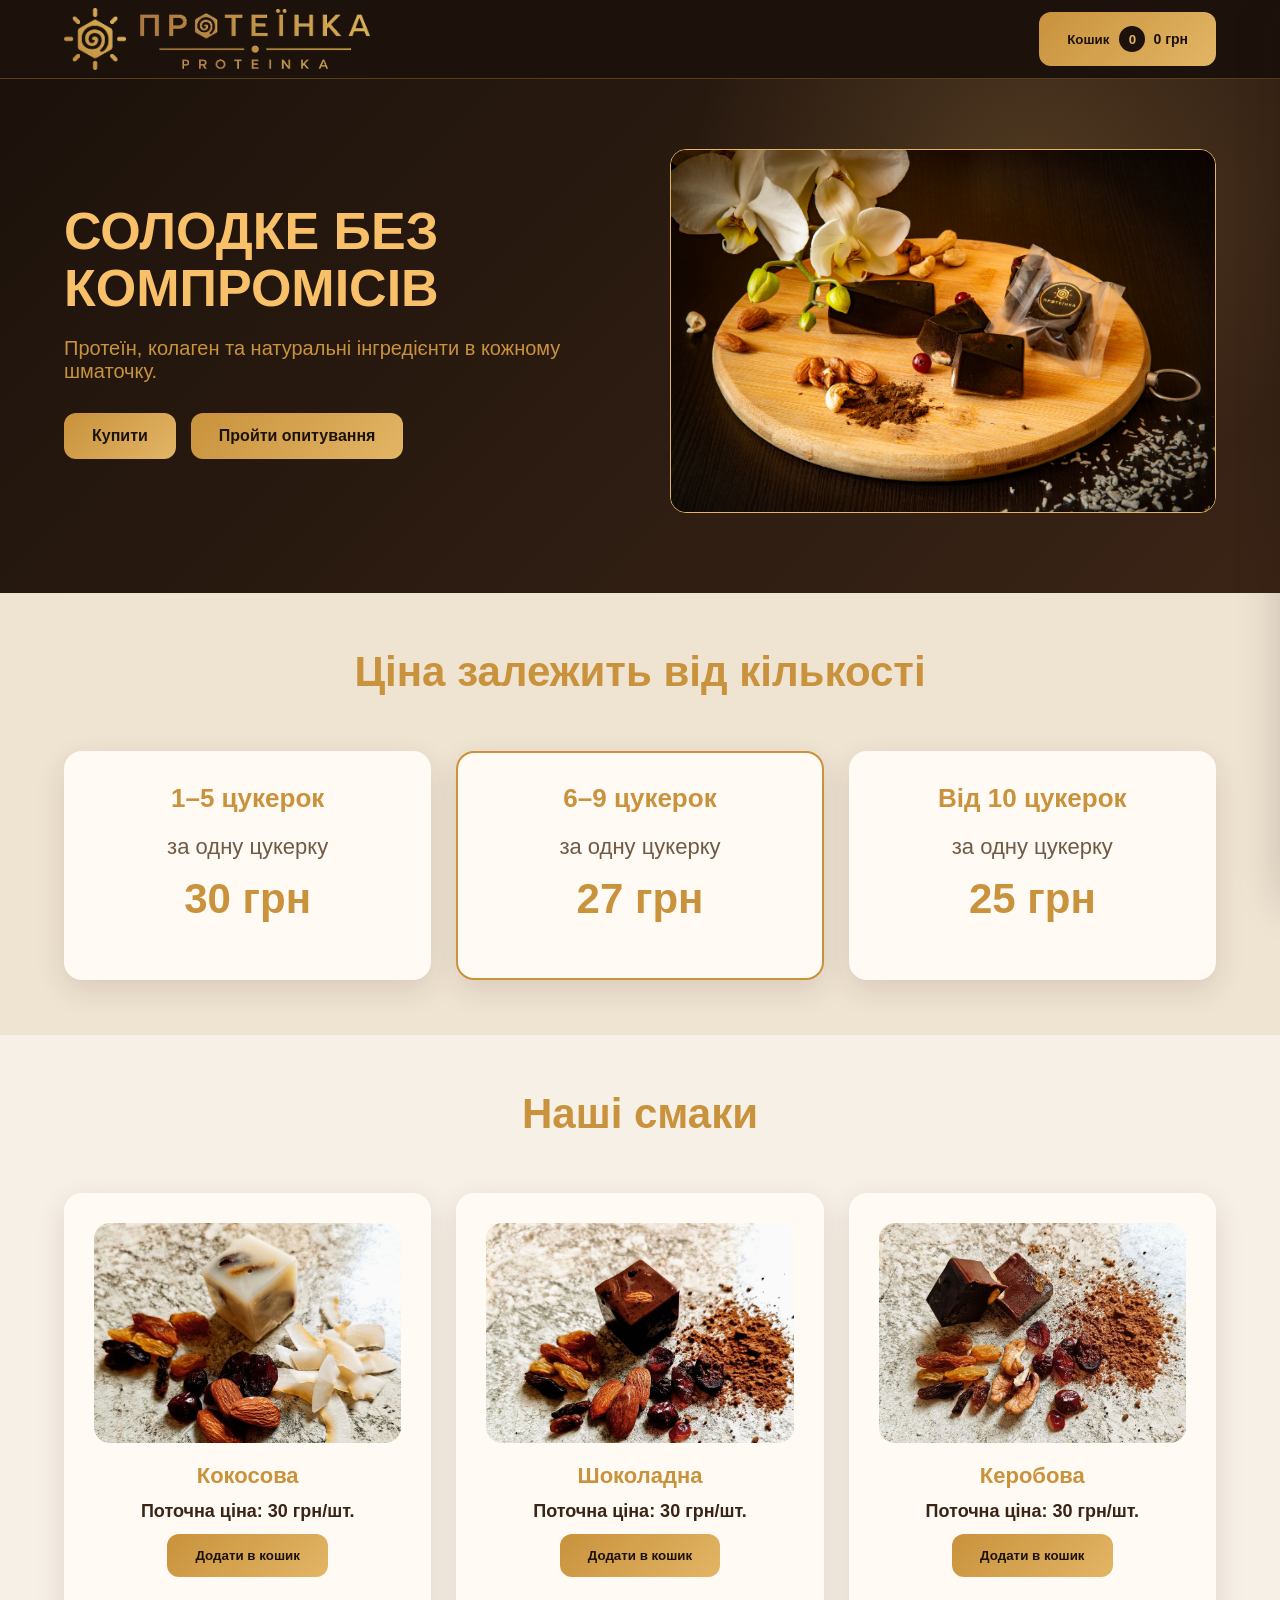
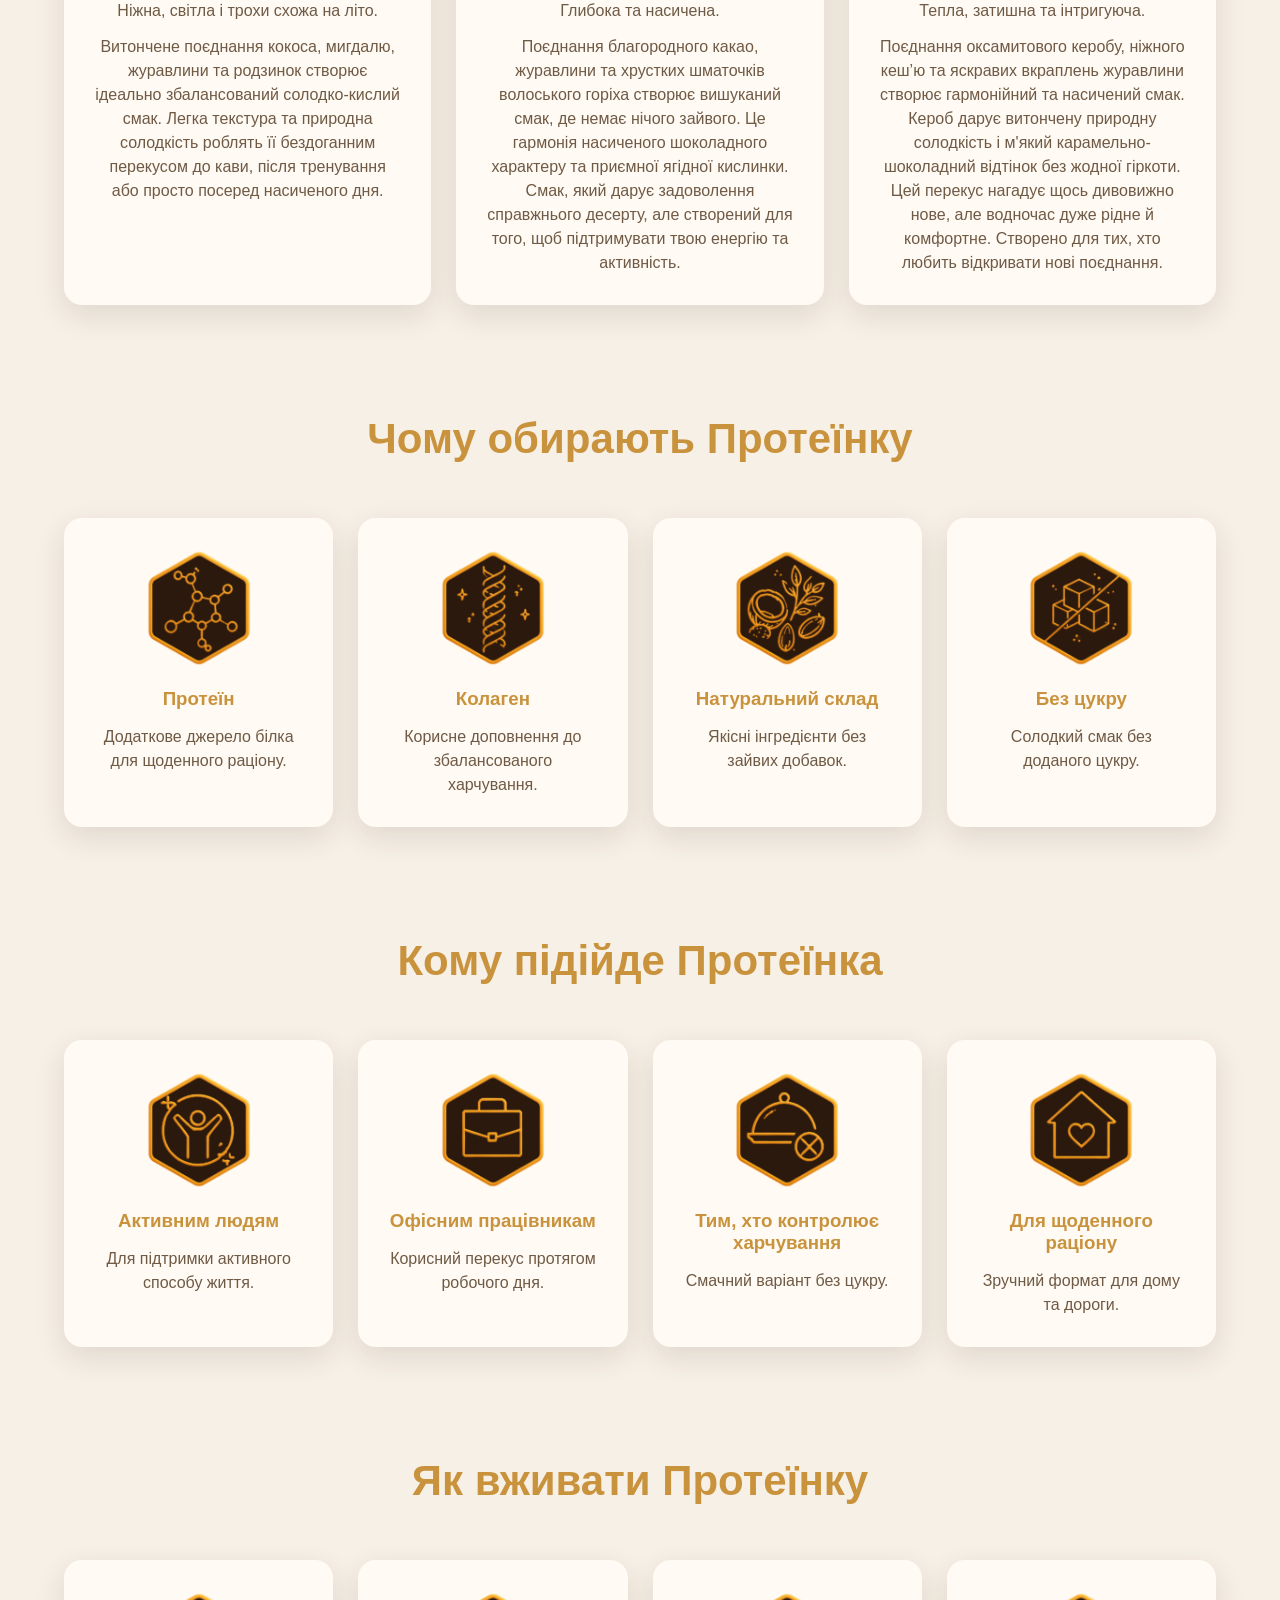
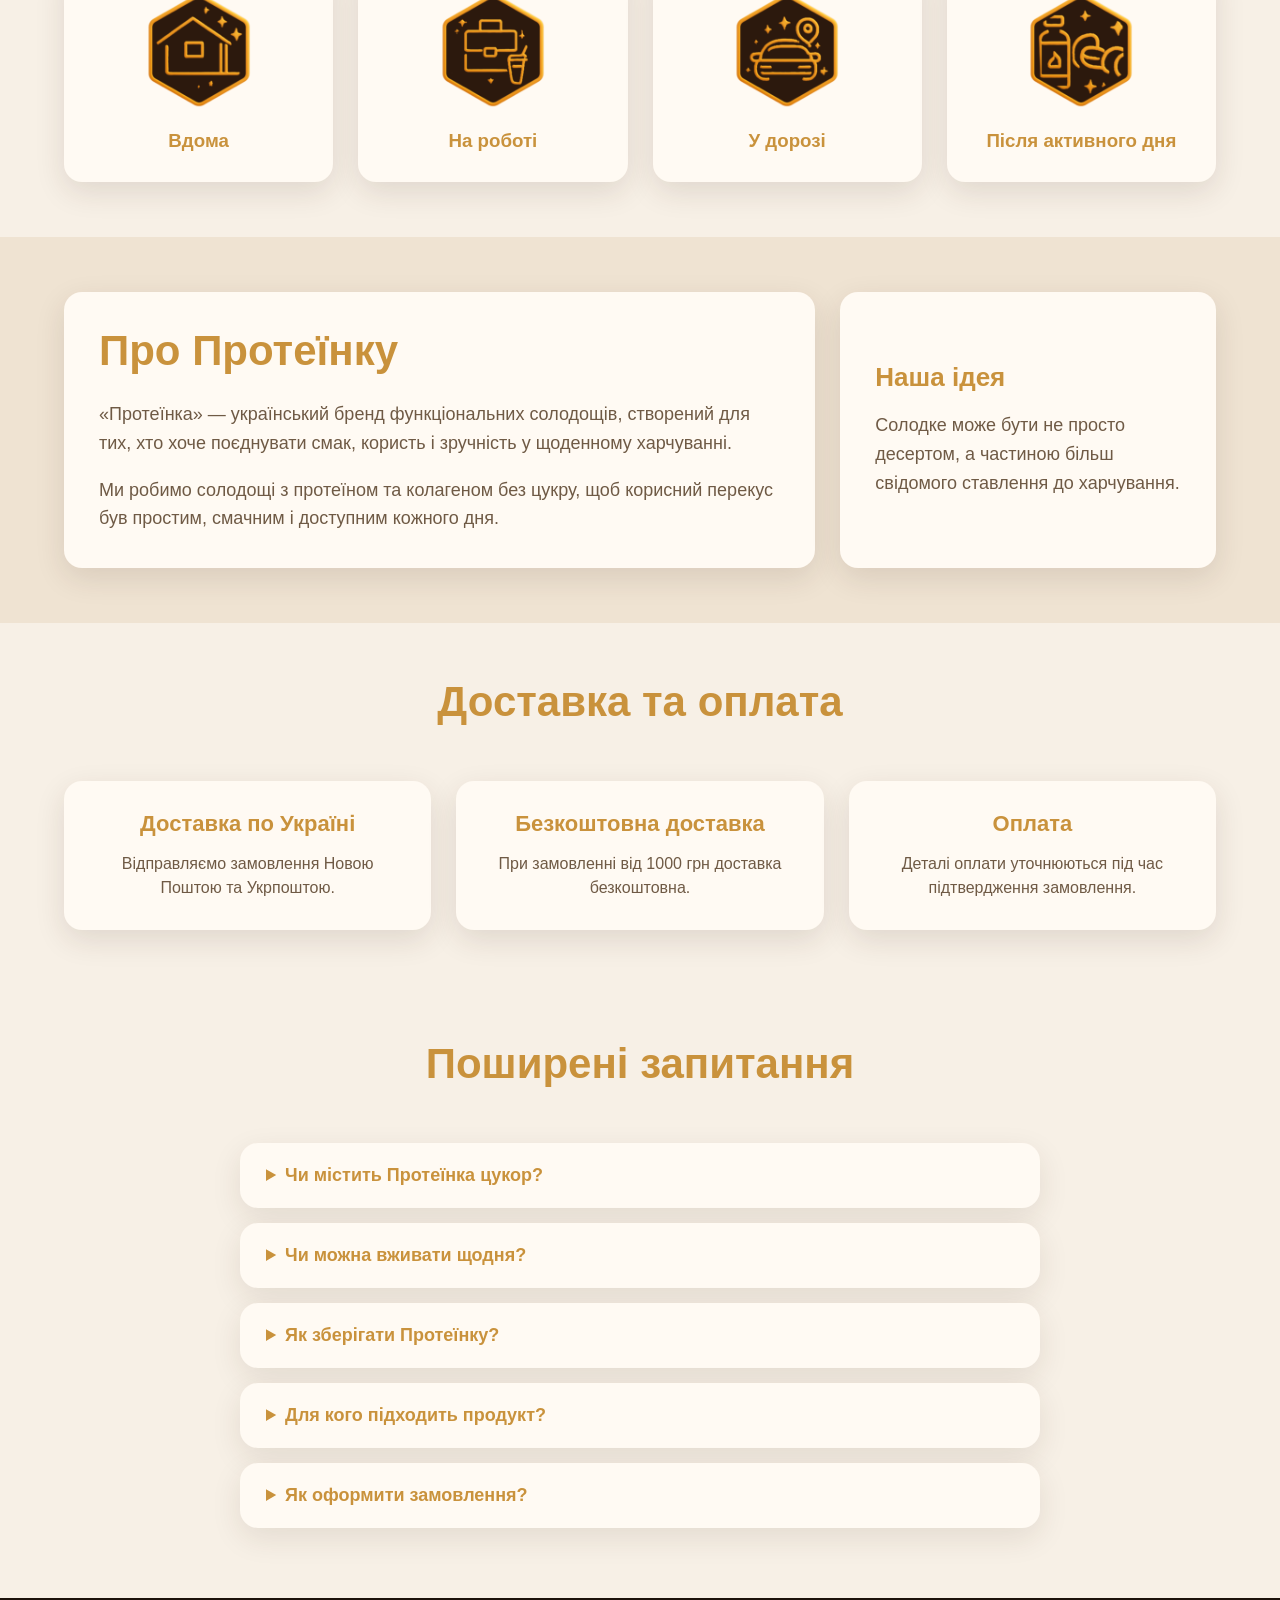
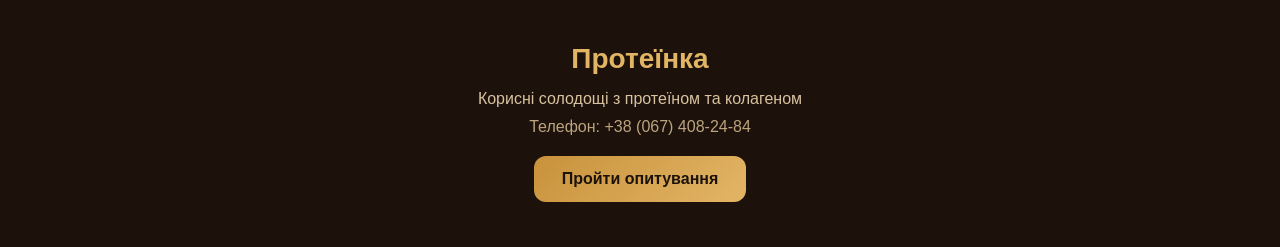
<file: index.html>
<!DOCTYPE html>
<html lang="uk">
<head>
    <meta charset="UTF-8">
    <meta name="viewport" content="width=device-width, initial-scale=1.0">
    <title>Протеїнка</title>
    <link rel="stylesheet" href="css/style.css?v=3">
</head>
<body>

<header class="header">
    <div class="container header-inner">
        <a href="#" class="logo">
            <div class="logo-wrap">
                <img src="images/logo_sun.svg" class="logo-sun" alt="">
                <img src="images/logo_text.svg" class="logo-text" alt="Протеїнка">
            </div>
        </a>

        <button type="button" class="btn cart-button" data-cart-open aria-controls="cartDrawer" aria-expanded="false">
            <span class="cart-label">Кошик</span>
            <span class="cart-compact">
                <span class="cart-count" aria-label="Кількість товарів">0</span>
                <span class="cart-header-total">0 грн</span>
            </span>
        </button>
    </div>
</header>

<main>

<section class="hero">
    <div class="container hero-content">

        <div class="hero-text">
            <h1>СОЛОДКЕ БЕЗ КОМПРОМІСІВ</h1>

            <p>
                Протеїн, колаген та натуральні інгредієнти в кожному шматочку.
            </p>

            <div class="hero-buttons">

            <a href="#flavors" class="btn hero-btn">
                Купити
            </a>

            <a href="survey.html" class="btn hero-btn">
                Пройти опитування
            </a>

        </div>
        </div>

        <div class="hero-image">
            <div class="image-box image-box-main">
                <img src="images/product-main.jpg" alt="Набір Протеїнка">
                <span>Фото набору</span>
            </div>
        </div>

    </div>
</section>

<section class="packs" id="pricing">
    <div class="container">

        <h2>Ціна залежить від кількості</h2>

        <div class="packs-grid">

            <div class="pack-card">
                <h3>1–5 цукерок</h3>
                <div class="count">за одну цукерку</div>
                <div class="price">30 грн</div>
            </div>

            <div class="pack-card popular">
                <h3>6–9 цукерок</h3>
                <div class="count">за одну цукерку</div>
                <div class="price">27 грн</div>
            </div>

            <div class="pack-card">
                <h3>Від 10 цукерок</h3>
                <div class="count">за одну цукерку</div>
                <div class="price">25 грн</div>
            </div>

        </div>

    </div>
</section>

<section class="flavors" id="flavors">
    <div class="container">

        <h2>Наші смаки</h2>

        <div class="flavors-grid">

            <div class="flavor-card">
                <div class="image-box flavor-image">
                    <img src="images/flavor-1.jpg" alt="Смак №1">
                    <span>Фото смаку</span>
                </div>
                <h3>Кокосова</h3>
                <div class="flavor-buy">
                    <div class="flavor-price">Поточна ціна: 30 грн/шт.</div>
                    <button type="button" class="btn add-to-cart" data-flavor="Кокосова">Додати в кошик</button>
                </div>

                    <p>
                        Ніжна, світла і трохи схожа на літо.
                    </p>
                    <p>
                        Витончене поєднання кокоса, мигдалю, журавлини та родзинок створює ідеально збалансований солодко-кислий смак. 
                        Легка текстура та природна солодкість роблять її бездоганним перекусом до кави, 
                        після тренування або просто посеред насиченого дня.
                    </p>

            </div>

            <div class="flavor-card">
                <div class="image-box flavor-image">
                    <img src="images/flavor-2.jpg" alt="Смак №2">
                    <span>Фото смаку</span>
                </div>
                <h3>Шоколадна</h3>
                <div class="flavor-buy">
                    <div class="flavor-price">Поточна ціна: 30 грн/шт.</div>
                    <button type="button" class="btn add-to-cart" data-flavor="Шоколадна">Додати в кошик</button>
                </div>

                    <p>
                        Глибока та насичена.
                    </p>
                    <p>
                        Поєднання благородного какао, журавлини та хрустких шматочків волоського горіха створює вишуканий смак, 
                        де немає нічого зайвого. Це гармонія насиченого шоколадного характеру та приємної ягідної кислинки.
                        Смак, який дарує задоволення справжнього десерту, але створений для того, щоб підтримувати твою енергію та активність.
                    </p>

            </div>

            <div class="flavor-card">
                <div class="image-box flavor-image">
                    <img src="images/flavor-3.jpg" alt="Смак №3">
                    <span>Фото смаку</span>
                </div>
                <h3>Керобова</h3>
                <div class="flavor-buy">
                    <div class="flavor-price">Поточна ціна: 30 грн/шт.</div>
                    <button type="button" class="btn add-to-cart" data-flavor="Керобова">Додати в кошик</button>
                </div>

                    <p>
                        Тепла, затишна та інтригуюча.
                    </p>
                    <p>
                        Поєднання оксамитового керобу, ніжного кеш’ю та яскравих вкраплень журавлини створює гармонійний та насичений смак. 
                        Кероб дарує витончену природну солодкість і м'який карамельно-шоколадний відтінок без жодної гіркоти. 
                        Цей перекус нагадує щось дивовижно нове, але водночас дуже рідне й комфортне.
                        Створено для тих, хто любить відкривати нові поєднання.
                    </p>

            </div>

        </div>

    </div>
</section>

<section class="benefits">
    <div class="container">

        <h2>Чому обирають Протеїнку</h2>

        <div class="benefits-grid">

            <div class="benefit-card">
                <img src=images/ico/protein.png>
                <h3>Протеїн</h3>
                <p>Додаткове джерело білка для щоденного раціону.</p>
            </div>

            <div class="benefit-card">
                <img src=images/ico/kolagen.png>
                <h3>Колаген</h3>
                <p>Корисне доповнення до збалансованого харчування.</p>
            </div>

            <div class="benefit-card">
                <img src=images/ico/nature.png>
                <h3>Натуральний склад</h3>
                <p>Якісні інгредієнти без зайвих добавок.</p>
            </div>

            <div class="benefit-card">
                <img src=images/ico/nosugar.png>
                <h3>Без цукру</h3>
                <p>Солодкий смак без доданого цукру.</p>
            </div>

        </div>

    </div>
</section>

<section class="audience">
    <div class="container">

        <h2>Кому підійде Протеїнка</h2>

        <div class="audience-grid">

            <div class="audience-card">
                <img src=images/ico/people.png>
                <h3>Активним людям</h3>
                <p>Для підтримки активного способу життя.</p>
            </div>

            <div class="audience-card">
                <img src=images/ico/ofice.png>
                <h3>Офісним працівникам</h3>
                <p>Корисний перекус протягом робочого дня.</p>
            </div>

            <div class="audience-card">
                <img src=images/ico/diet.png>
                <h3>Тим, хто контролює харчування</h3>
                <p>Смачний варіант без цукру.</p>
            </div>

            <div class="audience-card">
                <img src=images/ico/every_day.png>
                <h3>Для щоденного раціону</h3>
                <p>Зручний формат для дому та дороги.</p>
            </div>

        </div>

    </div>
</section>



<section class="usage">
    <div class="container">

        <h2>Як вживати Протеїнку</h2>

        <div class="usage-grid">

            <div class="usage-card">
                <img src=images/ico/house.png>
                
                <h3>Вдома</h3>
            </div>

            <div class="usage-card">
                <img src=images/ico/work.png>
                
                <h3>На роботі</h3>
            </div>

            <div class="usage-card">
                <img src=images/ico/road.png>
                
                <h3>У дорозі</h3>
            </div>

            <div class="usage-card">
                <img src=images/ico/activ.png>
                
                <h3>Після активного дня</h3>
            </div>

        </div>

    </div>
</section>

<section class="about">
    <div class="container about-content">

        <div class="about-text">
            <h2>Про Протеїнку</h2>

            <p>
                «Протеїнка» — український бренд функціональних солодощів, створений для тих,
                хто хоче поєднувати смак, користь і зручність у щоденному харчуванні.
            </p>

            <p>
                Ми робимо солодощі з протеїном та колагеном без цукру, щоб корисний
                перекус був простим, смачним і доступним кожного дня.
            </p>
        </div>

        <div class="about-card">
            <h3>Наша ідея</h3>

            <p>
                Солодке може бути не просто десертом, а частиною більш свідомого ставлення
                до харчування.
            </p>
        </div>

    </div>
</section>

<section class="delivery">
    <div class="container">

        <h2>Доставка та оплата</h2>

        <div class="delivery-grid">

            <div class="delivery-card">
                <h3>Доставка по Україні</h3>
                <p>Відправляємо замовлення Новою Поштою та Укрпоштою.</p>
            </div>

            <div class="delivery-card">
                <h3>Безкоштовна доставка</h3>
                <p>При замовленні від 1000 грн доставка безкоштовна.</p>
            </div>

            <div class="delivery-card">
                <h3>Оплата</h3>
                <p>Деталі оплати уточнюються під час підтвердження замовлення.</p>
            </div>

        </div>

    </div>
</section>

<section class="faq">
    <div class="container">

        <h2>Поширені запитання</h2>

        <div class="faq-list">

            <details class="faq-item">
                <summary>Чи містить Протеїнка цукор?</summary>
                <p>Продукт створений як корисна альтернатива звичайним солодощам без цукру.</p>
            </details>

            <details class="faq-item">
                <summary>Чи можна вживати щодня?</summary>
                <p>Так, Протеїнка підходить для щоденного перекусу як частина збалансованого харчування.</p>
            </details>

            <details class="faq-item">
                <summary>Як зберігати Протеїнку?</summary>
                <p>Зберігайте у сухому прохолодному місці, подалі від прямих сонячних променів.</p>
            </details>

            <details class="faq-item">
                <summary>Для кого підходить продукт?</summary>
                <p>Для активних людей, офісних працівників та всіх, хто шукає смачний і корисний перекус.</p>
            </details>

            <details class="faq-item">
                <summary>Як оформити замовлення?</summary>
                <p>Додайте улюблені смаки до кошика, вкажіть ім’я та телефон — ми зв’яжемося з вами для уточнення деталей.</p>
            </details>

        </div>

    </div>
</section>

</main>

<div class="cart-overlay" data-cart-close hidden></div>

<aside class="cart-drawer" id="cartDrawer" aria-labelledby="cartTitle" aria-hidden="true">
    <div class="cart-drawer-header">
        <div>
            <h2 id="cartTitle">Кошик</h2>
        </div>
        <button type="button" class="cart-close" data-cart-close aria-label="Закрити кошик">×</button>
    </div>

    <div class="cart-drawer-body">
        <div class="cart-empty">
            <strong>Кошик порожній</strong>
            <span>Оберіть смак і додайте хоча б одну цукерку.</span>
            <button type="button" class="btn" data-cart-continue>Обрати смаки</button>
        </div>

        <div class="cart-content" hidden>
            <form class="order-form cart-view inline-order-form" novalidate>
                <div class="cart-items-scroll">
                    <div class="cart-items" aria-live="polite"></div>

                    <div class="inline-contact-fields">
                        <h3>Контактні дані</h3>
                        <input type="text" name="name" placeholder="Ваше ім’я" autocomplete="name" required>
                        <input type="tel" name="phone" placeholder="Ваш телефон" autocomplete="tel" required>
                    </div>
                </div>

                <div class="cart-footer">
                    <div class="order-summary">
                        <div class="cart-pricing"></div>
                        <div class="cart-hint"></div>
                        <div class="summary-total">Разом: 0 грн</div>
                    </div>

                    <div class="cart-actions">
                        <button type="submit" class="btn">Надіслати заявку</button>
                        <button type="button" class="continue-shopping" data-cart-continue>Продовжити покупки</button>
                    </div>
                </div>
            </form>
        </div>
    </div>
</aside>

<div class="cart-toast" role="status" aria-live="polite" hidden></div>

<footer class="footer">
    <div class="container">

        <div class="footer-logo">
            Протеїнка
        </div>

        <div class="footer-text">
            Корисні солодощі з протеїном та колагеном
        </div>

        <div class="footer-contacts">
            Телефон: +38 (067) 408-24-84
        </div>

        <div class="footer-survey">
    <a href="survey.html" class="btn">
        Пройти опитування
    </a>
</div>

    </div>
</footer>

<script src="js/main.js"></script>

</body>
</html>
</file>
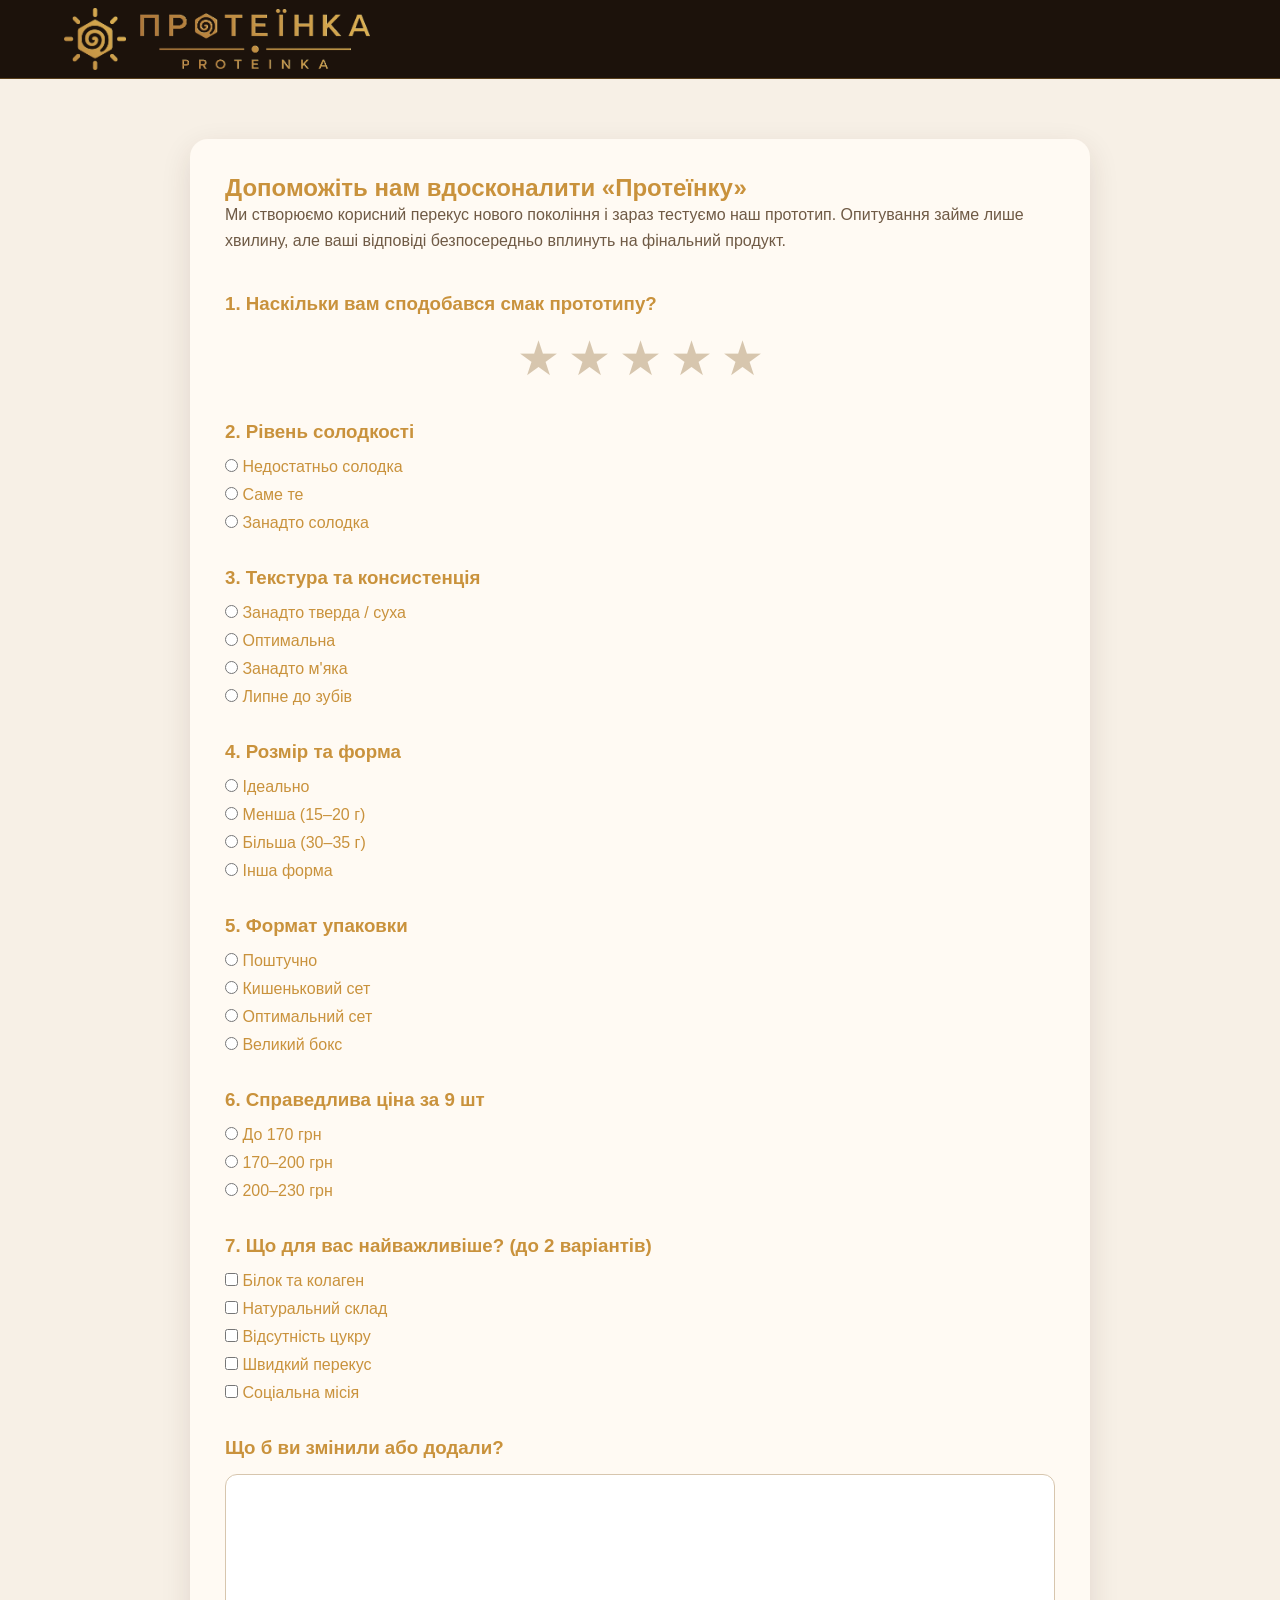
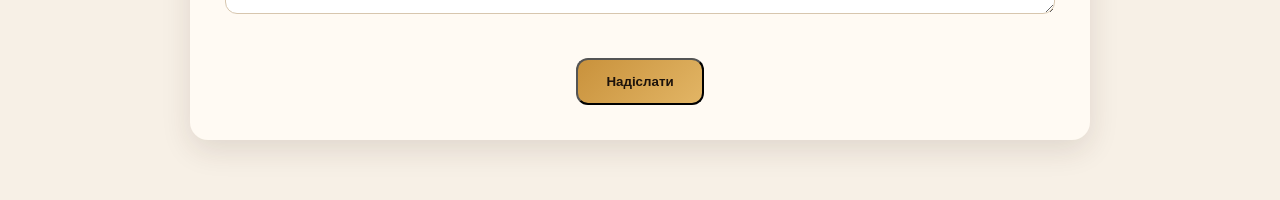
<file: survey.html>
<!DOCTYPE html>
<html lang="uk">
<head>
<meta charset="UTF-8">
<meta name="viewport" content="width=device-width, initial-scale=1.0">
<title>Опитування | Протеїнка</title>

<link rel="stylesheet" href="css/style.css?v=3">

<style>
.survey-section{
    padding:60px 0;
}

.survey-form{
    max-width:900px;
    margin:auto;
    background:var(--card);
    padding:35px;
    border-radius:18px;
    box-shadow:0 10px 30px rgba(58,36,22,.12);
}

.survey-intro{
    margin-bottom:40px;
    color:var(--muted);
    line-height:1.6;
}

.question{
    margin-bottom:35px;
}

.question h3{
    margin-bottom:15px;
}

.option-group{
    display:flex;
    flex-direction:column;
    gap:10px;
}

.option-group label{
    cursor:pointer;
}

.checkbox-group{
    display:flex;
    flex-direction:column;
    gap:10px;
}

textarea{
    width:100%;
    min-height:140px;
    padding:15px;
    border:1px solid #d7c6ae;
    border-radius:12px;
    resize:vertical;
}

.submit-wrap{
    text-align:center;
    margin-top:40px;
}

.success-message{
    display:none;
    text-align:center;
    margin-top:20px;
    color:green;
    font-weight:bold;
}
</style>

</head>
<body>

<header class="header">
    <div class="container">
        <div class="header-inner">

            <a href="index.html" class="logo">
                <div class="logo-wrap">
                    <img src="images/logo_sun.svg" class="logo-sun" alt="">
                    <img src="images/logo_text.svg" class="logo-text" alt="">
                </div>
            </a>

        </div>
    </div>
</header>

<section class="survey-section">
<div class="container">

<form id="surveyForm" class="survey-form">

<h2>Допоможіть нам вдосконалити «Протеїнку»</h2>

<p class="survey-intro">
Ми створюємо корисний перекус нового покоління і зараз тестуємо наш прототип.
Опитування займе лише хвилину, але ваші відповіді безпосередньо вплинуть на фінальний продукт.
</p>

<div class="question">
<h3>1. Наскільки вам сподобався смак прототипу?</h3>

<div class="rating">

    <input type="radio" id="star5" name="taste" value="5" required>
    <label for="star5">★</label>

    <input type="radio" id="star4" name="taste" value="4">
    <label for="star4">★</label>

    <input type="radio" id="star3" name="taste" value="3">
    <label for="star3">★</label>

    <input type="radio" id="star2" name="taste" value="2">
    <label for="star2">★</label>

    <input type="radio" id="star1" name="taste" value="1">
    <label for="star1">★</label>

</div>
</div>

<div class="question">
<h3>2. Рівень солодкості</h3>

<div class="option-group">

<label><input type="radio" name="sweetness" value="Недостатньо солодка" required> Недостатньо солодка</label>

<label><input type="radio" name="sweetness" value="Саме те"> Саме те</label>

<label><input type="radio" name="sweetness" value="Занадто солодка"> Занадто солодка</label>

</div>
</div>

<div class="question">
<h3>3. Текстура та консистенція</h3>

<div class="option-group">

<label><input type="radio" name="texture" value="Занадто тверда" required> Занадто тверда / суха</label>

<label><input type="radio" name="texture" value="Оптимальна"> Оптимальна</label>

<label><input type="radio" name="texture" value="Занадто м'яка"> Занадто м'яка</label>

<label><input type="radio" name="texture" value="Липне до зубів"> Липне до зубів</label>

</div>
</div>

<div class="question">
<h3>4. Розмір та форма</h3>

<div class="option-group">

<label><input type="radio" name="size" value="Ідеально" required> Ідеально</label>

<label><input type="radio" name="size" value="Менша"> Менша (15–20 г)</label>

<label><input type="radio" name="size" value="Більша"> Більша (30–35 г)</label>

<label><input type="radio" name="size" value="Інша форма"> Інша форма</label>

</div>
</div>

<div class="question">
<h3>5. Формат упаковки</h3>

<div class="option-group">

<label><input type="radio" name="packaging" value="1 шт" required> Поштучно</label>

<label><input type="radio" name="packaging" value="3 шт"> Кишеньковий сет</label>

<label><input type="radio" name="packaging" value="6 шт"> Оптимальний сет</label>

<label><input type="radio" name="packaging" value="9+ шт"> Великий бокс</label>

</div>
</div>

<div class="question">
<h3>6. Справедлива ціна за 9 шт</h3>

<div class="option-group">

<label><input type="radio" name="price" value="До 150" required> До 170 грн</label>

<label><input type="radio" name="price" value="150-200"> 170–200 грн</label>

<label><input type="radio" name="price" value="200-230"> 200–230 грн</label>

</div>
</div>

<div class="question">
<h3>7. Що для вас найважливіше? (до 2 варіантів)</h3>

<div class="checkbox-group">

<label><input type="checkbox" name="value" value="Білок та колаген"> Білок та колаген</label>

<label><input type="checkbox" name="value" value="Натуральний склад"> Натуральний склад</label>

<label><input type="checkbox" name="value" value="Низький вміст цукру"> Відсутність цукру</label>

<label><input type="checkbox" name="value" value="Швидкий перекус"> Швидкий перекус</label>

<label><input type="checkbox" name="value" value="Соціальна місія"> Соціальна місія</label>

</div>
</div>

<div class="question">
<h3>Що б ви змінили або додали?</h3>

<textarea name="comment"></textarea>
</div>

<div class="submit-wrap">
<button type="submit" class="btn">Надіслати</button>
</div>

</form>

<div id="successMessage" class="success-message">

    <h3>Дякуємо за вашу відповідь ❤️</h3>

    <p style="margin:15px 0;">
        Ваша думка допоможе нам зробити «Протеїнку» ще кращою.
    </p>

    <a href="index.html#flavors" class="btn">
        Перейти до замовлення
    </a>

</div>



</div>
</section>

<script src="js/survey.js"></script>

</body>
</html>
</file>
<file: css/style.css>
*{
    margin:0;
    padding:0;
    box-sizing:border-box;
}

[hidden]{
    display:none !important;
}

:root{
    --dark:#1c120b;
    --brown:#3a2416;
    --brown-light:#5a3923;
    --gold:#c9923c;
    --gold-light:#e2b565;
    --cream:#f7f0e6;
    --cream-dark:#efe3d2;
    --card:#fffaf3;
    --text:#c9923c;
    --muted:#6f5a45;
}

html{
    scroll-behavior:smooth;
}

body{
    font-family:Arial,sans-serif;
    color:var(--text);
    background:var(--cream);
}

.container{
    width:90%;
    max-width:1200px;
    margin:auto;
}

.header{
    position:sticky;
    top:0;
    z-index:1000;
    background:var(--dark);
    padding:8px 0;
    border-bottom:1px solid rgba(201,146,60,0.35);
}

.header-inner{
    display:flex;
    flex-direction:row;
    align-items:center;
    justify-content:space-between;
    gap:24px;
}

.logo{
    display:block;
    text-decoration:none;
}

.logo-wrap{
    display:flex;
    flex-direction:row;
    align-items:center;
    gap:14px;
}

.logo-sun{
    width:62px;
    height:auto;
    display:block;
    animation:sun-spin 60s linear infinite;
}

.logo-text{
    width:230px;
    height:auto;
    display:block;
}

@keyframes sun-spin{
    from{transform:rotate(0deg);}
    to{transform:rotate(360deg);}
}

.btn{
    display:inline-block;
    background:linear-gradient(135deg,var(--gold),var(--gold-light));
    color:var(--dark);
    text-decoration:none;
    padding:14px 28px;
    border-radius:12px;
    font-weight:700;
    transition:0.3s;
}

.btn:hover{
    transform:translateY(-2px);
    box-shadow:0 8px 22px rgba(201,146,60,0.28);
}

.hero{
    padding:70px 0 80px;
    background:
        radial-gradient(circle at 80% 20%, rgba(226,181,101,0.18), transparent 30%),
        linear-gradient(135deg,var(--dark),var(--brown));
    color:white;
}

.hero-content{
    display:flex;
    gap:60px;
    align-items:center;
}

.hero-text{
    flex:1;
    color:#f7c069;
}

.hero-text h1{
    font-size:52px;
    line-height:1.1;
    margin-bottom:20px;
}

.hero-text p{
    font-size:20px;
    margin-bottom:30px;
    color:#c9923c;
}

.hero-image{
    flex:1;
}

.image-box{
    position:relative;
    overflow:hidden;
    background:#eadcc8;
    border-radius:16px;
    display:flex;
    align-items:center;
    justify-content:center;
    color:var(--muted);
}

.image-box img{
    width:100%;
    height:100%;
    display:block;
    object-fit:cover;
}

.image-box img[src] + span{
    display:none;
}

.image-box img:not([src]) + span{
    display:block;
}

.image-box-main{
    aspect-ratio:3/2;
    background:rgba(255,255,255,0.06);
    border:1px solid rgba(226,181,101,1);
    color:var(--gold-light);
}

.benefits,
.audience,
.flavors,
.usage,
.about,
.packs,
.delivery,
.faq,
.order{
    padding:55px 0;
}

#flavors{
    scroll-margin-top:79px;
}

.benefits,
.audience,
.flavors,
.usage,
.delivery,
.faq,
.order{
    background:var(--cream);
}

.about,
.packs{
    background:var(--cream-dark);
}

.benefits h2,
.audience h2,
.flavors h2,
.usage h2,
.packs h2,
.delivery h2,
.faq h2,
.order h2{
    text-align:center;
    font-size:42px;
    margin-bottom:55px;
    color:var(--text);
}

.benefits-grid,
.audience-grid,
.usage-grid{
    display:grid;
    grid-template-columns:repeat(4,1fr);
    gap:25px;
}

.flavors-grid,
.packs-grid,
.delivery-grid{
    display:grid;
    grid-template-columns:repeat(3,1fr);
    gap:25px;
}

.benefit-card,
.audience-card,
.flavor-card,
.usage-card,
.pack-card,
.delivery-card{
    background:var(--card);
    border-radius:18px;
    text-align:center;
    box-shadow:0 10px 30px rgba(58,36,22,0.12);
    transition:0.3s;
}

.benefit-card:hover,
.audience-card:hover,
.flavor-card:hover,
.usage-card:hover,
.pack-card:hover,
.delivery-card:hover{
    transform:translateY(-5px);
    box-shadow:0 16px 36px rgba(58,36,22,0.16);
}

.benefit-card,
.audience-card,
.flavor-card,
.usage-card,
.delivery-card{
    padding:30px;
}

.icon{
    font-size:48px;
    margin-bottom:20px;
}

.benefit-card h3,
.audience-card h3{
    margin-bottom:15px;
}

.benefit-card p,
.audience-card p,
.delivery-card p{
    color:var(--muted);
    line-height:1.5;
}

.benefit-card img,
.audience-card img,
.usage-card img{
    width:70%;
    max-width:120px;
    height:auto;
    display:block;
    margin:0 auto 20px;
}

.flavor-image{
    height:220px;
    margin-bottom:20px;
}

.flavor-card h3{
    font-size:22px;
}

.flavor-card p{
    color:var(--muted);
    line-height:1.5;
}

.flavor-card .add-to-cart{
    margin-top:0;
    border:none;
    cursor:pointer;
}

.flavor-card .add-to-cart.in-cart{
    background:var(--dark);
    color:var(--gold-light);
}

.usage-number{
    width:60px;
    height:60px;
    margin:0 auto 20px;
    border-radius:50%;
    background:linear-gradient(135deg,var(--gold),var(--gold-light));
    display:flex;
    align-items:center;
    justify-content:center;
    font-size:24px;
    font-weight:bold;
    color:var(--dark);
}

.about-content{
    display:grid;
    grid-template-columns:2fr 1fr;
    gap:25px;
    align-items:stretch;
}

.about-text,
.about-card{
    background:var(--card);
    border-radius:18px;
    padding:35px;
    box-shadow:0 10px 30px rgba(58,36,22,0.12);
}

.about-text h2{
    font-size:42px;
    margin-bottom:25px;
}

.about-text p,
.about-card p{
    color:var(--muted);
    line-height:1.6;
    font-size:18px;
}

.about-text p + p{
    margin-top:18px;
}

.about-card{
    display:flex;
    flex-direction:column;
    justify-content:center;
}

.about-card h3{
    font-size:26px;
    margin-bottom:18px;
}

.pack-card{
    min-height:220px;
    padding:30px;
    display:flex;
    flex-direction:column;
    justify-content:center;
    align-items:center;
}

.pack-card h3{
    font-size:26px;
    margin-bottom:20px;
}

.count{
    font-size:22px;
    margin-bottom:15px;
    color:var(--muted);
}

.price{
    font-size:42px;
    font-weight:bold;
    margin-bottom:25px;
}

.popular{
    border:2px solid var(--gold);
}

.badge{
    background:linear-gradient(135deg,var(--gold),var(--gold-light));
    color:var(--dark);
    padding:6px 12px;
    border-radius:20px;
    font-size:14px;
    font-weight:700;
    margin-bottom:15px;
}

.delivery-card h3{
    font-size:22px;
    margin-bottom:15px;
}

.faq-list{
    max-width:800px;
    margin:auto;
}

.faq-item{
    background:var(--card);
    border-radius:18px;
    margin-bottom:15px;
    box-shadow:0 10px 30px rgba(58,36,22,0.10);
    overflow:hidden;
}

.faq-item summary{
    padding:22px 26px;
    cursor:pointer;
    font-weight:700;
    font-size:18px;
}

.faq-item p{
    padding:0 26px 22px;
    color:var(--muted);
    line-height:1.6;
}

.faq-item[open] summary{
    color:var(--gold);
}

.order h2{
    margin-bottom:20px;
}

.order-text{
    max-width:600px;
    margin:0 auto 40px;
    text-align:center;
    font-size:20px;
    color:var(--muted);
    line-height:1.5;
}

.order-form{
    max-width:500px;
    margin:auto;
    display:flex;
    flex-direction:column;
    gap:15px;
}

.order-form > input,
.order-form > select{
    width:100%;
    padding:16px;
    border:1px solid #d7c6ae;
    border-radius:12px;
    background:var(--card);
    font-size:16px;
    color:var(--text);
}

.order-form > input:focus,
.order-form > select:focus{
    outline:none;
    border-color:var(--gold);
    box-shadow:0 0 0 3px rgba(201,146,60,0.18);
}

.order-form button{
    border:none;
    cursor:pointer;
}

.footer{
    background:var(--dark);
    color:white;
    padding:45px 0;
    text-align:center;
}

.footer-logo{
    font-size:28px;
    font-weight:bold;
    margin-bottom:15px;
    color:var(--gold-light);
}

.footer-text{
    color:#d8c2a0;
    margin-bottom:10px;
}

.footer-contacts{
    color:#bda47e;
}

.order-constructor{
    background:var(--card);
    border-radius:18px;
    padding:25px;
    box-shadow:0 10px 30px rgba(58,36,22,0.12);
}

.order-constructor h3{
    margin-bottom:20px;
    text-align:center;
}

.constructor-table{
    display:flex;
    flex-direction:column;
    gap:10px;
    margin-bottom:25px;
}

.constructor-row{
    display:grid;
    grid-template-columns:1.2fr 1fr 1fr 1fr;
    gap:10px;
    align-items:center;
}

.constructor-head{
    font-weight:700;
    color:var(--text);
}

.constructor-row input{
    width:100%;
    padding:12px;
    border:1px solid #d7c6ae;
    border-radius:10px;
    background:white;
    text-align:center;
    font-size:16px;
}

.order-summary{
    border-top:1px solid #d7c6ae;
    padding-top:20px;
}

.summary-list{
    color:var(--muted);
    line-height:1.6;
    margin-bottom:15px;
}

.summary-total{
    font-size:22px;
    font-weight:700;
    color:var(--text);
    text-align:center;
}

.footer-survey{
    margin-top:20px;
}

.footer-survey a{
    color:var(--gold);
    font-weight:700;
    text-decoration:none;
    transition:.3s;
}

.footer-survey a:hover{
    opacity:.8;
}

.footer-survey .btn{
    color:var(--dark);
}

.rating{
    display:flex;
    flex-direction:row-reverse;
    justify-content:center;
    gap:8px;
}

.rating input{
    display:none;
}

.rating label{
    font-size:48px;
    color:#d7c6ae;
    cursor:pointer;
    transition:.2s;
}

.rating label:hover,
.rating label:hover ~ label{
    color:var(--gold);
}

.rating input:checked ~ label{
    color:var(--gold);
}

.hero-buttons{
    display:flex;
    gap:15px;
    flex-wrap:wrap;
}

.order-form input:focus {
    outline: none;
    border-color: var(--gold);
    box-shadow: 0 0 0 3px rgba(201, 146, 60, 0.18);
}

.order-constructor {
    scroll-margin-top: 220px;
}

.order-form > input {
    scroll-margin-top: 220px;
}

.header {
    transition: transform 0.35s ease;
}

.header.header-hidden {
    transform: translateY(-100%);
}

@media(max-width:768px){

    #flavors{
        scroll-margin-top:59px;
    }

    .header-inner{
        flex-direction:row;
        gap:10px;
    }

    .header .btn{
        width:auto;
        text-align:center;
    }

    .logo{
        min-width:0;
    }

    .logo-wrap{
        width:auto;
        flex-direction:row;
        gap:8px;
    }

    .logo-sun{
        width:40px;
        height:auto;
    }

    .logo-text{
        width:min(38vw, 160px);
        max-width:none;
        height:auto;
    }

    .cart-button{
        padding:10px 14px;
    }

    .cart-header-total{
        display:none;
    }

    .hero{
        padding:45px 0;
    }

    .hero-content{
        flex-direction:column;
        gap:35px;
    }

    .hero-image{
        order:1;
        width:100%;
    }

    .hero-text{
        order:2;
        width:100%;
    }
    .hero-text h1{
        font-size:36px;
    }

    .hero-text p{
        font-size:18px;
    }

    .image-box-main{
        aspect-ratio:3/2;
        height:auto;
    }

    .benefits h2,
    .audience h2,
    .flavors h2,
    .usage h2,
    .packs h2,
    .delivery h2,
    .faq h2,
    .order h2{
        font-size:34px;
        margin-bottom:40px;
    }

    .benefits-grid,
    .audience-grid,
    .flavors-grid,
    .usage-grid,
    .packs-grid,
    .delivery-grid{
        grid-template-columns:1fr;
    }

    .benefit-card img,
    .audience-card img,
    .usage-card img{
        width:30%;
        max-width:100px;
        height:auto;
    }

    .about-content{
        grid-template-columns:1fr;
    }

    .about-text h2{
        font-size:34px;
    }

    .order-constructor{
        padding:18px;
    }

    .constructor-table{
        gap:8px;
    }

    .constructor-row{
        grid-template-columns:1.15fr 0.85fr 0.85fr 0.85fr;
        gap:6px;
        align-items:center;
    }

    .constructor-head{
        display:grid;
        font-size:14px;
    }

    .constructor-row > div{
        font-size:14px;
        font-weight:700;
    }

    .constructor-row input{
        padding:10px 6px;
        font-size:15px;
        border-radius:10px;
        text-align:center;
    }

    .hero-buttons{
        flex-direction:column;
        width:100%;
    }

    .hero-buttons .btn{
        width:100%;
        text-align:center;
    }

}

.flavor-card{
    display:flex;
    flex-direction:column;
}

.flavor-card p + p{
    margin-top:12px;
}

.flavor-buy{
    padding:12px 0 22px;
}

.flavor-price{
    margin-bottom:12px;
    color:var(--brown);
    font-size:18px;
    font-weight:700;
}

.cart-button{
    border:none;
    display:flex;
    align-items:center;
    gap:10px;
    cursor:pointer;
}

.cart-compact{
    display:flex;
    align-items:center;
    gap:8px;
}

.cart-count{
    min-width:26px;
    height:26px;
    padding:0 7px;
    border-radius:13px;
    display:inline-flex;
    align-items:center;
    justify-content:center;
    background:var(--dark);
    color:var(--gold-light);
}

.cart-header-total{
    font-size:14px;
    white-space:nowrap;
}

body.cart-is-open{
    overflow:hidden;
}

.cart-overlay{
    position:fixed;
    inset:0;
    z-index:1100;
    background:rgba(28,18,11,.58);
    opacity:0;
    visibility:hidden;
    transition:opacity .3s ease, visibility .3s ease;
}

.cart-overlay.is-visible{
    opacity:1;
    visibility:visible;
}

.cart-toast{
    position:fixed;
    left:50%;
    bottom:24px;
    z-index:1300;
    max-width:calc(100% - 32px);
    padding:13px 20px;
    border-radius:12px;
    background:var(--dark);
    color:var(--gold-light);
    box-shadow:0 10px 30px rgba(28,18,11,.28);
    font-weight:700;
    text-align:center;
    opacity:0;
    transform:translate(-50%, 15px);
    transition:opacity .25s ease, transform .25s ease;
}

.cart-toast.is-visible{
    opacity:1;
    transform:translate(-50%, 0);
}

.cart-drawer{
    position:fixed;
    top:0;
    right:0;
    z-index:1200;
    width:min(460px, 100%);
    height:100vh;
    height:100dvh;
    display:flex;
    flex-direction:column;
    background:var(--cream);
    box-shadow:-18px 0 45px rgba(28,18,11,.22);
    transform:translateX(105%);
    transition:transform .32s ease;
}

.cart-drawer.is-open{
    transform:translateX(0);
}

.cart-drawer-header{
    display:flex;
    align-items:center;
    justify-content:space-between;
    gap:20px;
    min-height:79px;
    padding:20px 22px;
    border-bottom:1px solid #d7c6ae;
    background:var(--cream);
    color:var(--text);
}

.cart-drawer-header h2{
    font-size:28px;
}

.cart-eyebrow{
    margin-bottom:4px;
    color:#d8c2a0;
    font-size:13px;
    letter-spacing:.08em;
    text-transform:uppercase;
}

.cart-close{
    width:38px;
    height:38px;
    flex:0 0 auto;
    border:1px solid var(--gold);
    border-radius:50%;
    background:transparent;
    color:var(--gold);
    font-size:28px;
    line-height:1;
    cursor:pointer;
}

.cart-drawer-body{
    flex:1;
    min-height:0;
    overflow:hidden;
}

.cart-empty{
    height:100%;
    padding:24px;
    display:flex;
    flex-direction:column;
    align-items:center;
    justify-content:center;
    gap:14px;
    color:var(--muted);
    text-align:center;
    line-height:1.5;
}

.cart-empty strong{
    color:var(--brown);
    font-size:25px;
}

.cart-empty .btn{
    margin-top:10px;
    border:none;
    cursor:pointer;
}

.cart-items{
    display:flex;
    flex-direction:column;
}

.cart-content,
.cart-view{
    height:100%;
}

.cart-view{
    display:flex;
    flex-direction:column;
}

.cart-items-scroll{
    flex:1;
    min-height:0;
    overflow-y:auto;
    padding:8px 22px 0;
}

.cart-item{
    display:grid;
    grid-template-columns:58px minmax(0, 1fr) auto;
    align-items:center;
    gap:11px;
    padding:12px 0;
    border-bottom:1px solid #d7c6ae;
}

.cart-item-image{
    width:58px;
    height:58px;
    border-radius:10px;
    object-fit:cover;
}

.cart-item-details{
    min-width:0;
    display:flex;
    flex-direction:column;
    align-items:flex-start;
    gap:4px;
}

.cart-item-name{
    color:var(--brown);
    font-size:16px;
}

.cart-item-price{
    color:var(--muted);
    font-size:14px;
}

.cart-remove{
    border:none;
    border-bottom:1px solid currentColor;
    background:transparent;
    color:var(--muted);
    font-size:12px;
    cursor:pointer;
}

.quantity-controls{
    display:flex;
    align-items:center;
    gap:6px;
}

.quantity-button{
    width:30px;
    height:30px;
    border:1px solid var(--gold);
    border-radius:50%;
    background:white;
    color:var(--brown);
    font-size:19px;
    line-height:1;
    cursor:pointer;
}

.quantity-value{
    min-width:20px;
    text-align:center;
    color:var(--brown);
    font-weight:700;
}

.order-summary{
    margin-top:0;
    padding:12px 14px;
    border:none;
    border-radius:14px;
    background:var(--cream-dark);
}

.cart-pricing{
    color:var(--muted);
    text-align:center;
    margin-bottom:5px;
    font-size:14px;
}

.cart-hint{
    color:var(--gold);
    text-align:center;
    line-height:1.4;
    margin-bottom:7px;
    font-size:14px;
}

.cart-footer{
    flex:0 0 auto;
    padding:12px 22px 16px;
    border-top:1px solid #d7c6ae;
    background:var(--card);
    box-shadow:0 -8px 22px rgba(58,36,22,.06);
}

.cart-actions{
    display:flex;
    flex-direction:column;
    gap:9px;
    margin-top:10px;
}

.cart-actions .btn{
    width:100%;
    border:none;
    text-align:center;
    cursor:pointer;
}

.continue-shopping{
    border:none;
    background:transparent;
    color:var(--muted);
    font-weight:700;
    text-decoration:underline;
    cursor:pointer;
}

.inline-order-form{
    max-width:none;
    width:100%;
    height:100%;
    margin:0;
    gap:0;
}

.inline-contact-fields{
    display:flex;
    flex-direction:column;
    gap:10px;
    padding:18px 0 20px;
}

.inline-contact-fields h3{
    color:var(--brown);
    font-size:20px;
}

.inline-contact-fields input{
    width:100%;
    padding:13px 14px;
    border:1px solid #d7c6ae;
    border-radius:11px;
    background:var(--card);
    color:var(--brown);
    font-size:16px;
}

.inline-contact-fields input:focus{
    outline:none;
    border-color:var(--gold);
    box-shadow:0 0 0 3px rgba(201,146,60,.18);
}

.inline-order-form{
    border:none;
}

@media(max-width:768px){
    .cart-drawer-header{
        min-height:59px;
        padding-top:10px;
        padding-bottom:10px;
    }

    .quantity-controls{
        gap:7px;
    }

    .quantity-button{
        width:46px;
        height:46px;
        font-size:27px;
    }
}

@media(max-width:520px){
    .cart-label,
    .cart-header-total{
        display:none;
    }

    .cart-button{
        flex:0 0 auto;
        gap:6px;
        padding:9px 12px;
    }

    .cart-button::before{
        content:"🛒";
        font-size:18px;
    }

    .cart-drawer-header{
        padding-left:18px;
        padding-right:18px;
    }

    .cart-items-scroll{
        padding-left:16px;
        padding-right:16px;
    }

    .cart-footer{
        padding:10px 16px 14px;
    }

    .cart-item{
        grid-template-columns:50px minmax(0, 1fr) auto;
        gap:8px;
    }

    .cart-item-image{
        width:50px;
        height:50px;
    }

    .cart-item-price{
        font-size:12px;
    }

    .cart-remove{
        font-size:11px;
    }

}
</file>
